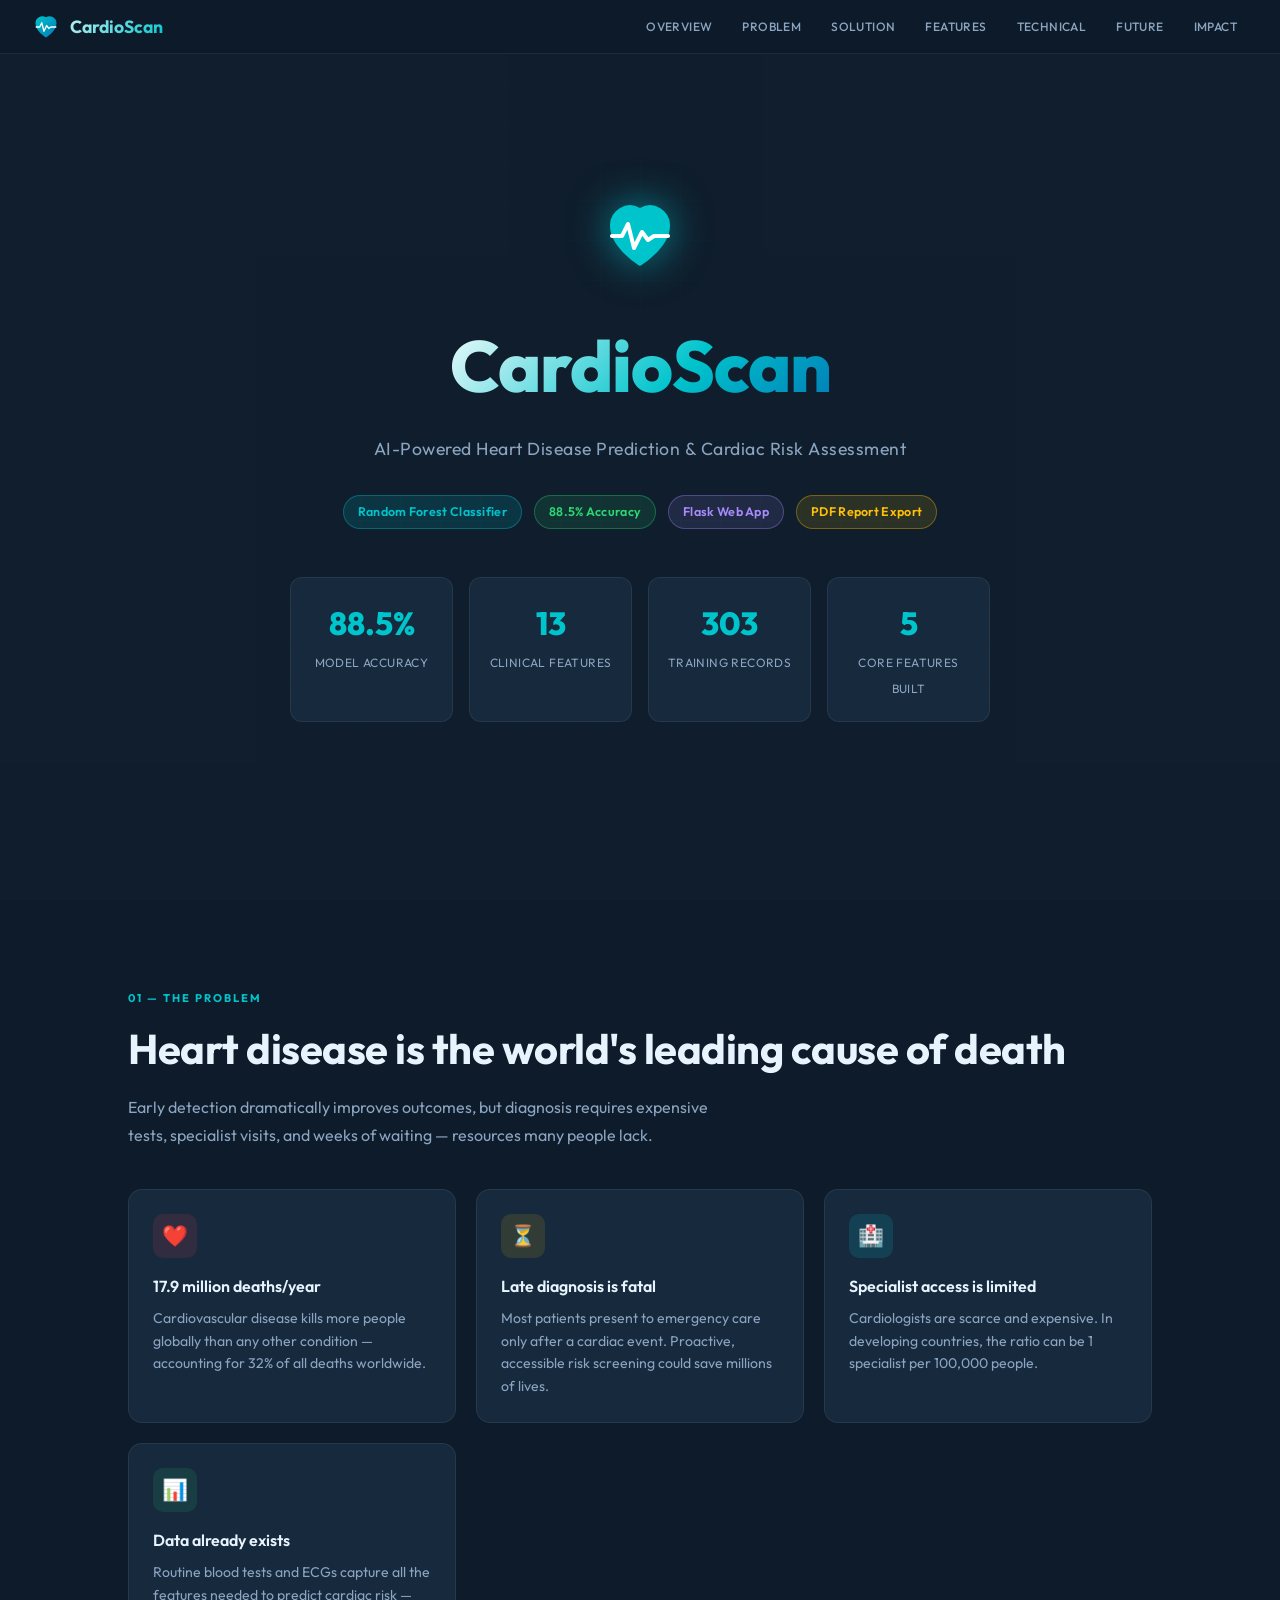
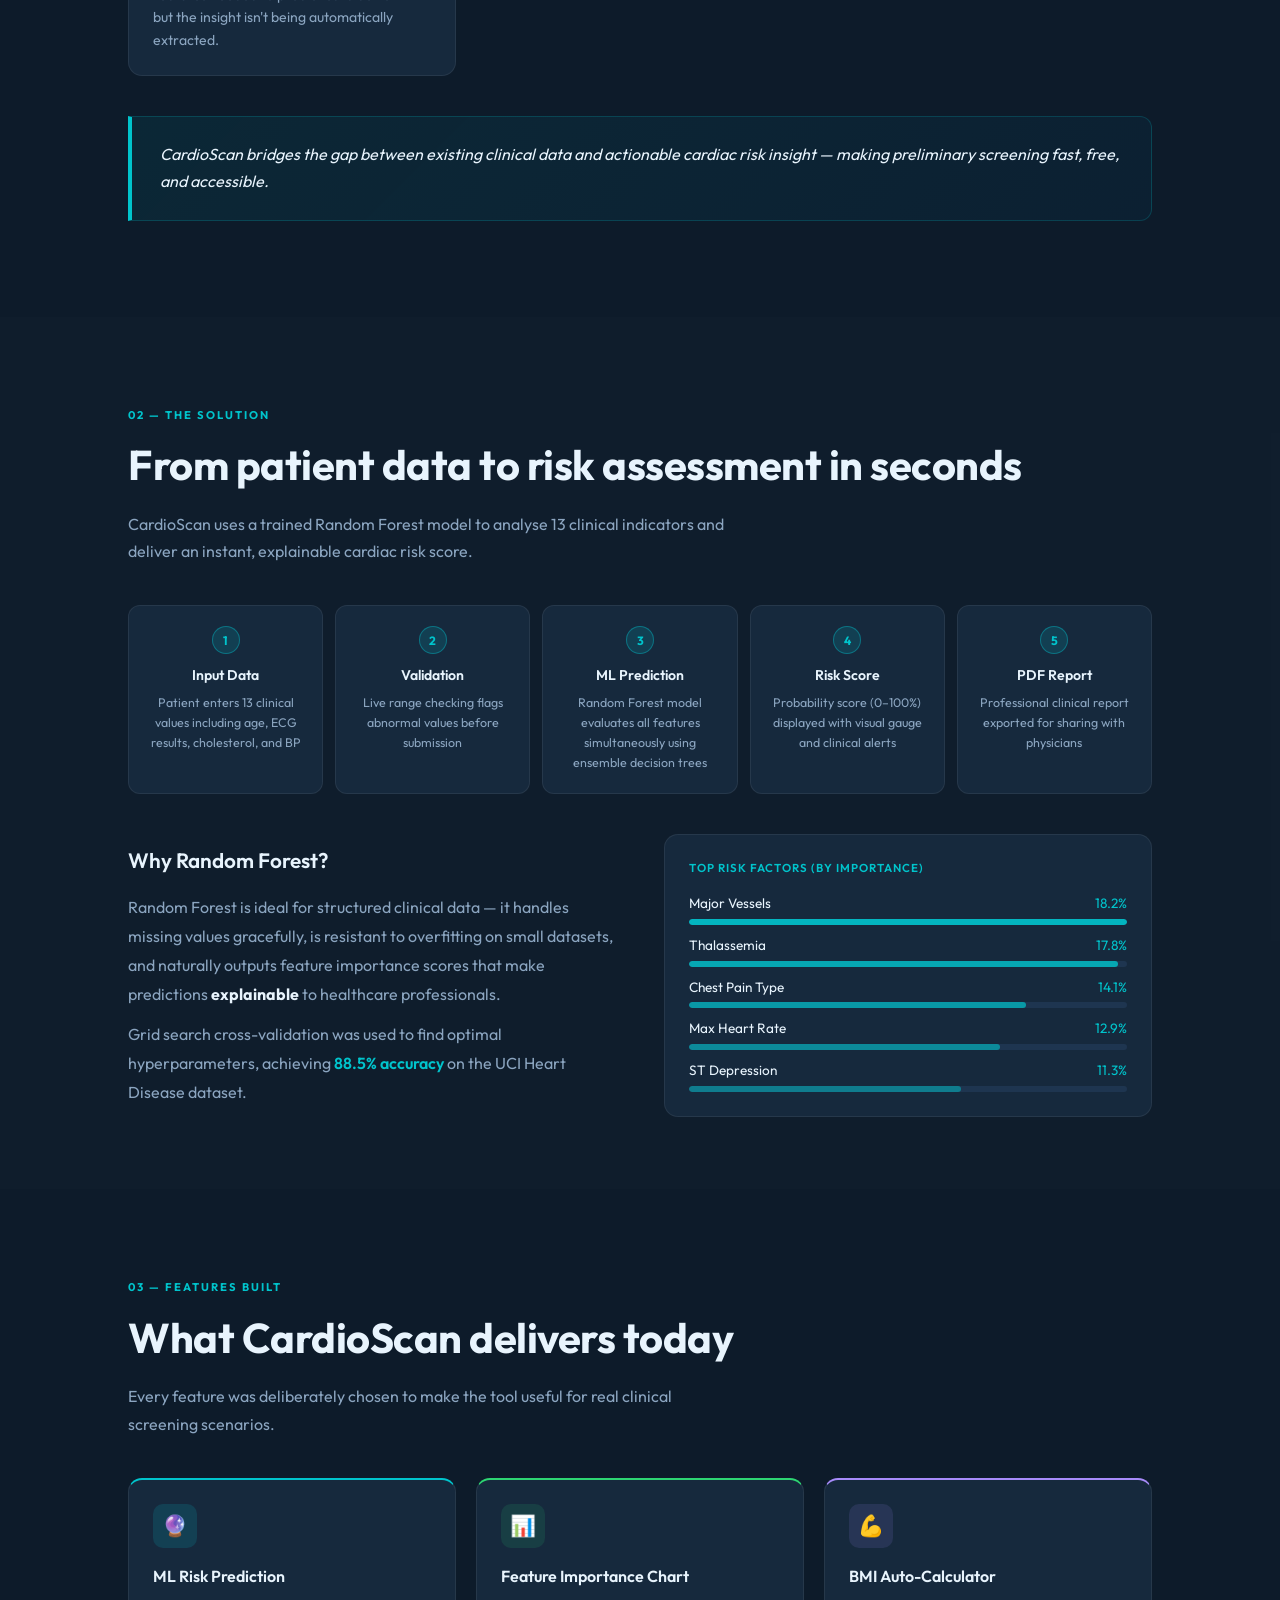
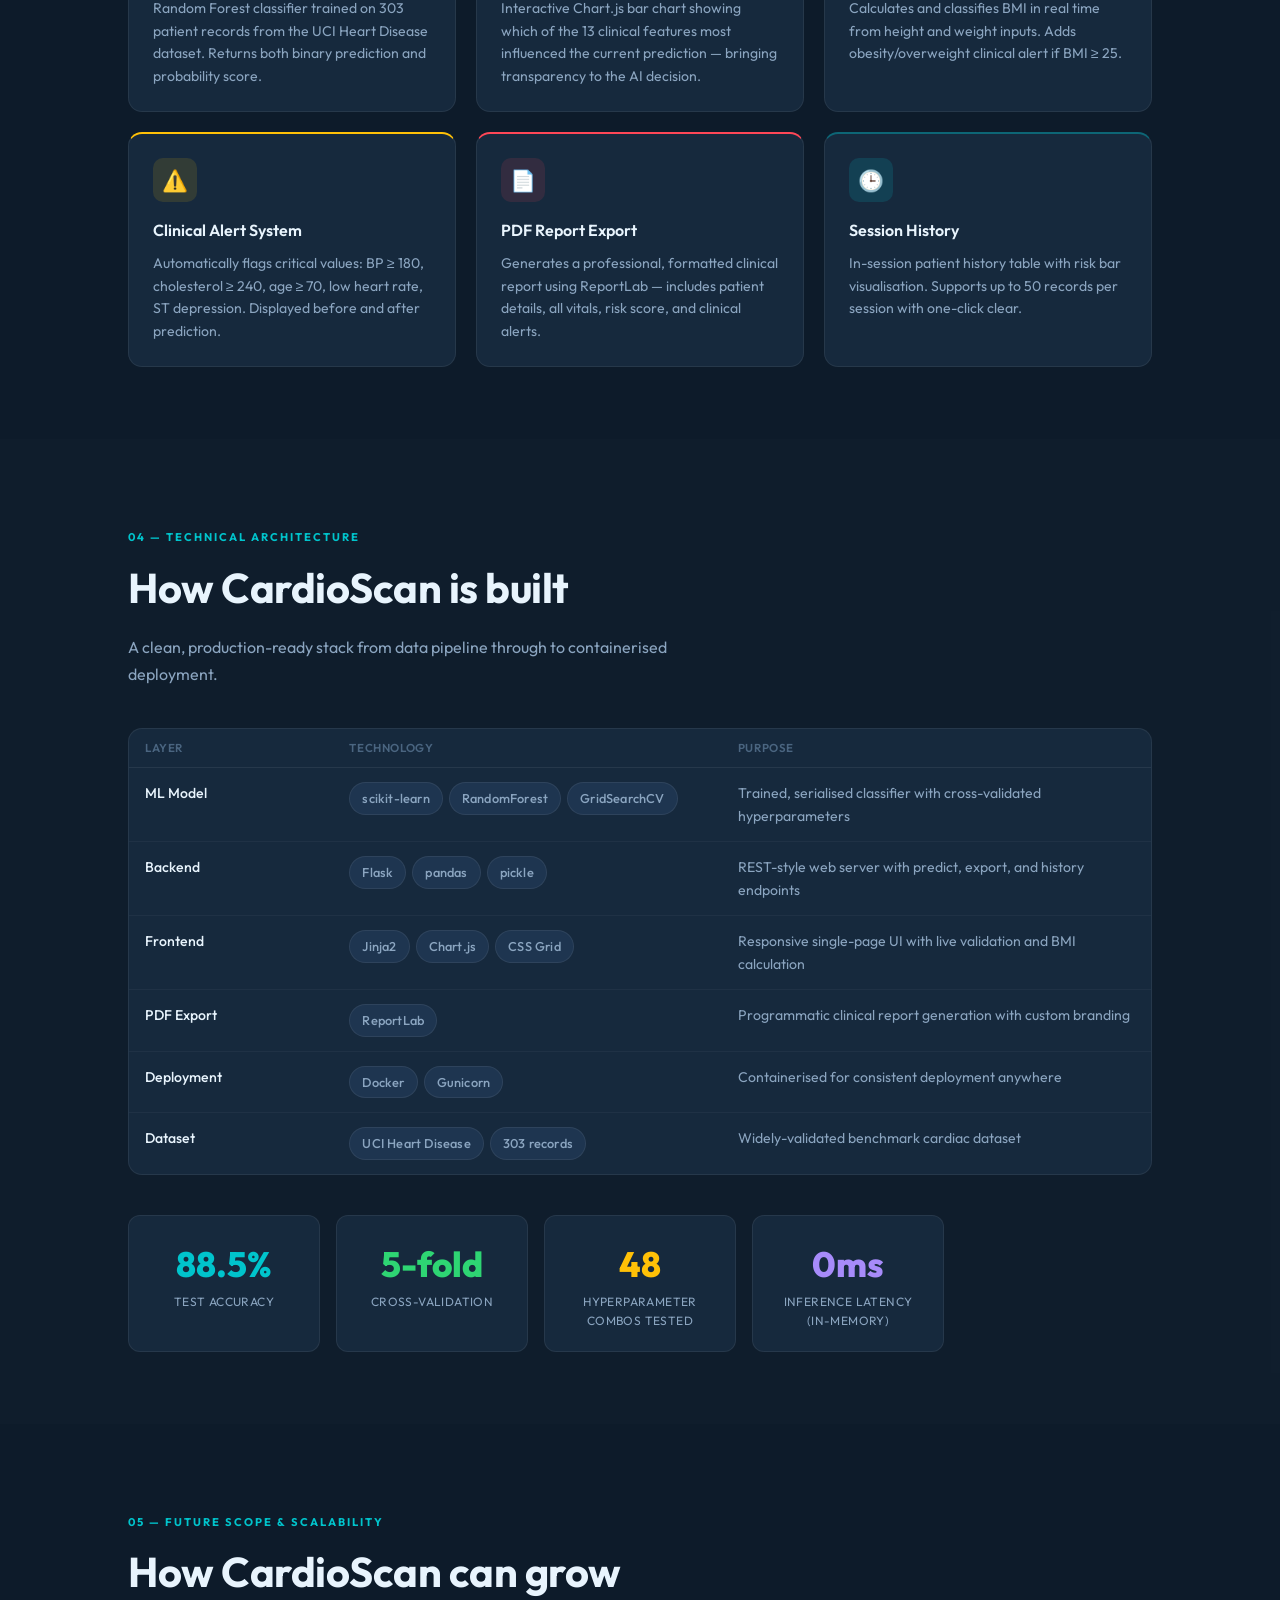
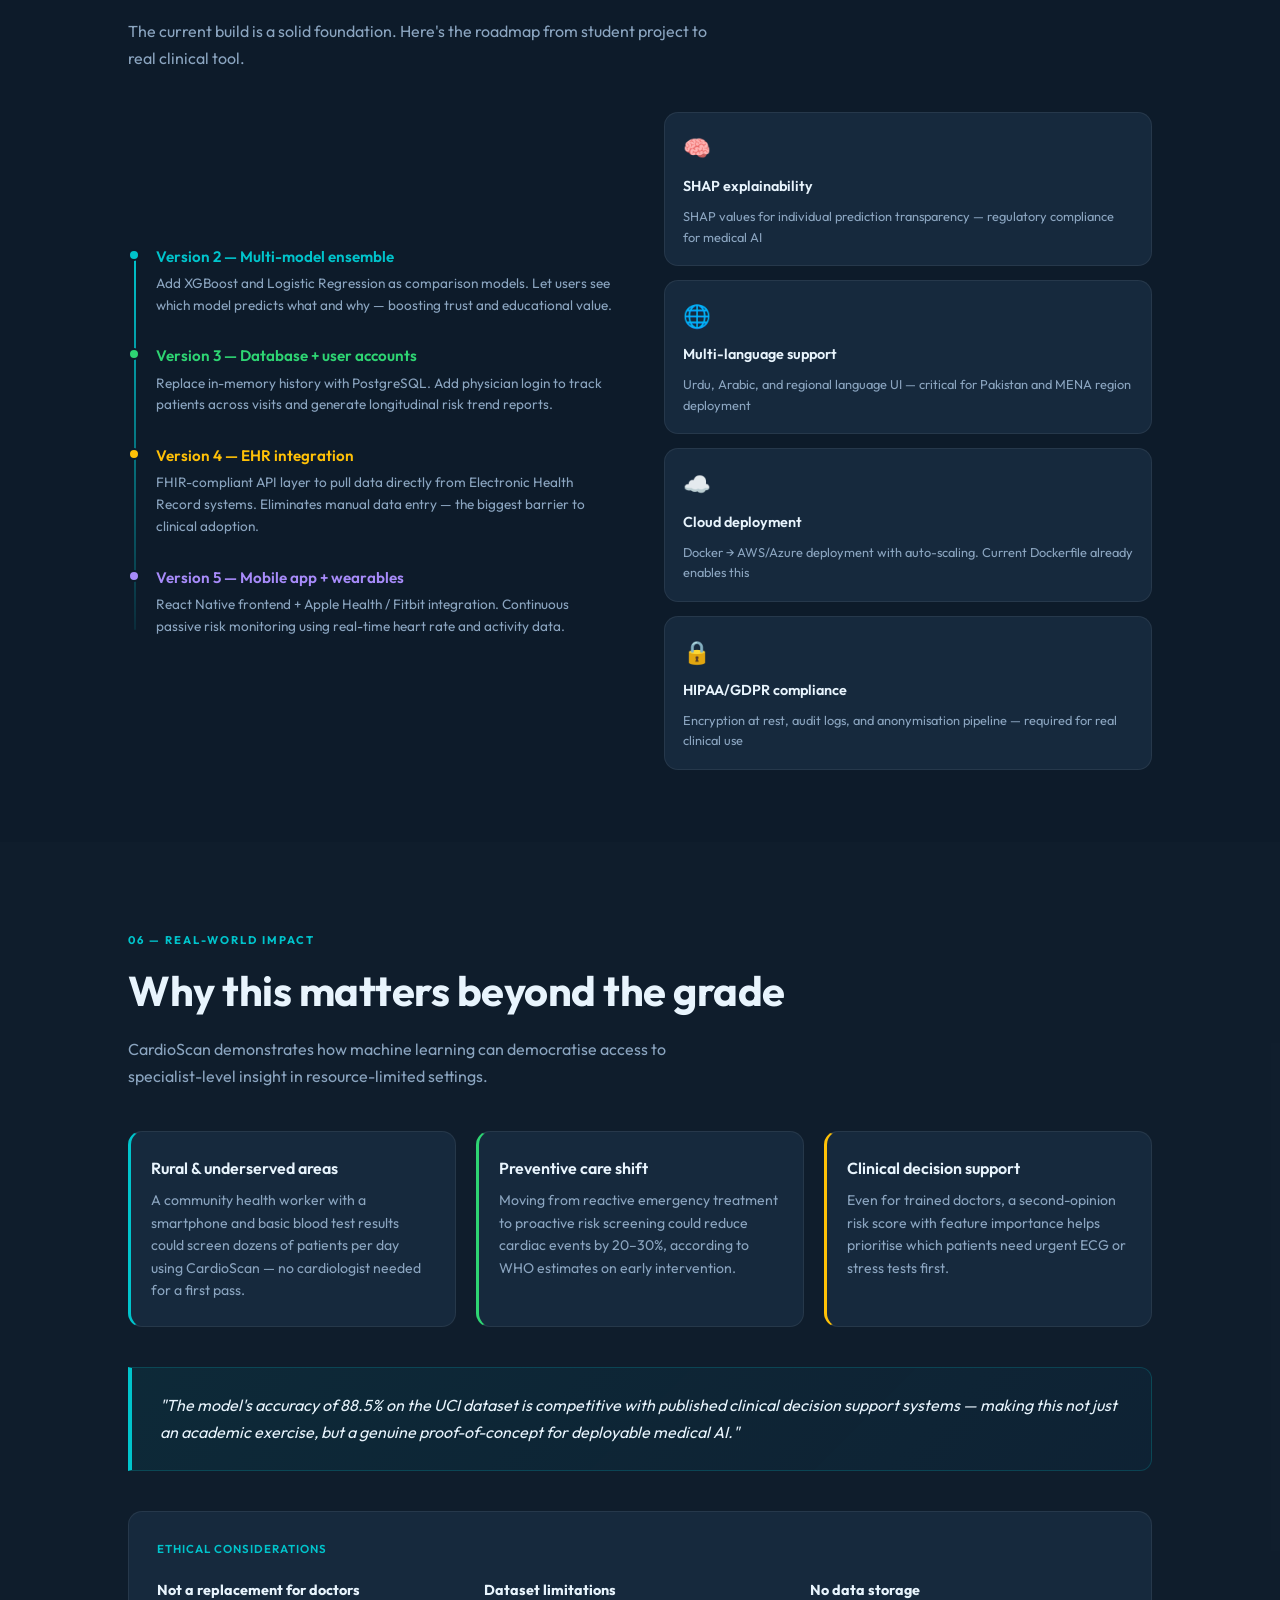
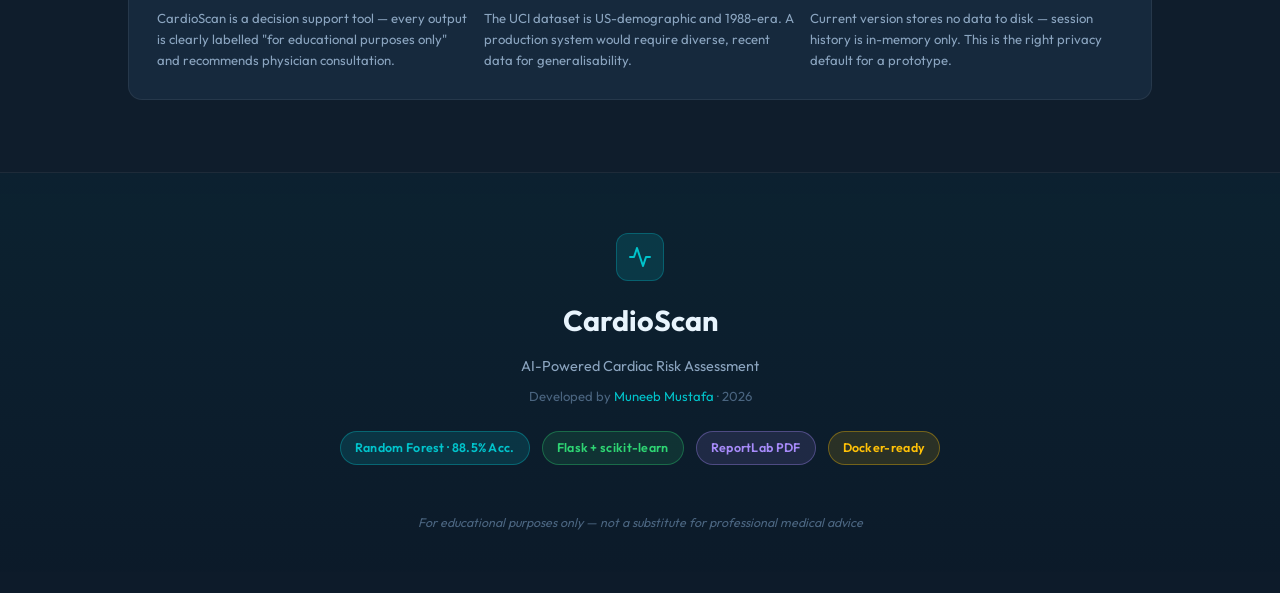
<file: presentation.html>
<!DOCTYPE html>
<html lang="en">
<head>
<meta charset="UTF-8">
<meta name="viewport" content="width=device-width, initial-scale=1.0">
<title>CardioScan — Project Report</title>
<style>
  @import url('https://fonts.googleapis.com/css2?family=Outfit:wght@300;400;500;600;700;800&family=DM+Serif+Display&display=swap');

  *, *::before, *::after { box-sizing: border-box; margin: 0; padding: 0; }

  :root {
    --navy:      #0d1b2a;
    --navy-mid:  #112236;
    --navy-card: #16293d;
    --navy-lt:   #1e3550;
    --teal:      #00c4cc;
    --teal-dim:  rgba(0,196,204,0.15);
    --red:       #ff4757;
    --green:     #2ed573;
    --yellow:    #ffc107;
    --purple:    #a78bfa;
    --text-pri:  #e8f4fd;
    --text-sec:  #8ba5c0;
    --text-dim:  #4a6580;
    --border:    rgba(255,255,255,0.07);
  }

  html { scroll-behavior: smooth; }

  body {
    font-family: 'Outfit', sans-serif;
    background: var(--navy);
    color: var(--text-pri);
    line-height: 1.6;
    -webkit-font-smoothing: antialiased;
  }

  body::before {
    content: '';
    position: fixed;
    inset: 0;
    background-image:
      linear-gradient(rgba(0,196,204,0.02) 1px, transparent 1px),
      linear-gradient(90deg, rgba(0,196,204,0.02) 1px, transparent 1px);
    background-size: 40px 40px;
    pointer-events: none;
    z-index: 0;
  }

  /* NAV */
  nav {
    position: fixed;
    top: 0; left: 0; right: 0;
    z-index: 100;
    background: rgba(13,27,42,0.95);
    backdrop-filter: blur(12px);
    border-bottom: 1px solid var(--border);
    padding: 12px 32px;
    display: flex;
    align-items: center;
    justify-content: space-between;
    gap: 16px;
  }

  .nav-brand {
    display: flex; align-items: center; gap: 10px;
    font-size: 1.1rem; font-weight: 700;
    background: linear-gradient(135deg,#fff 0%,#00c4cc 100%);
    -webkit-background-clip: text; -webkit-text-fill-color: transparent; background-clip: text;
    white-space: nowrap;
  }

  .nav-brand svg { width: 28px; height: 28px; flex-shrink: 0; }

  .nav-links { display: flex; gap: 8px; flex-wrap: wrap; }

  .nav-links a {
    font-size: 0.75rem; font-weight: 500;
    color: var(--text-sec); text-decoration: none;
    padding: 4px 10px; border-radius: 20px;
    border: 1px solid transparent;
    transition: all 0.2s;
    text-transform: uppercase; letter-spacing: 0.4px;
  }
  .nav-links a:hover { color: var(--teal); border-color: var(--teal-dim); }

  /* SECTIONS — no more min-height: 100vh causing giant blank gaps */
  section {
    position: relative; z-index: 1;
    padding: 90px 10% 72px;
  }

  /* Hero keeps full-height treatment */
  section.hero {
    min-height: 100vh;
    display: flex;
    flex-direction: column;
    justify-content: center;
    align-items: center;
    text-align: center;
    background: linear-gradient(180deg, rgba(0,196,204,0.04) 0%, transparent 100%);
  }

  section:nth-child(even) { background: rgba(255,255,255,0.012); }

  /* HERO */
  .hero-icon svg {
    width: 80px; height: 80px;
    filter: drop-shadow(0 0 20px rgba(0,196,204,0.6));
    margin-bottom: 24px;
  }

  .hero h1 {
    font-size: clamp(2.5rem, 6vw, 4.5rem);
    font-weight: 800; letter-spacing: -1px;
    background: linear-gradient(135deg, #ffffff 0%, #00c4cc 60%, #0077b6 100%);
    -webkit-background-clip: text; -webkit-text-fill-color: transparent; background-clip: text;
    margin-bottom: 12px;
  }

  .hero-tagline {
    font-size: 1.1rem; color: var(--text-sec);
    margin-bottom: 32px; letter-spacing: 0.5px;
  }

  .hero-badges { display: flex; gap: 12px; justify-content: center; flex-wrap: wrap; margin-bottom: 48px; }

  .badge {
    font-size: 0.78rem; font-weight: 600;
    padding: 6px 14px; border-radius: 20px;
    letter-spacing: 0.3px;
    white-space: nowrap;
  }

  .badge-teal   { background: var(--teal-dim); border: 1px solid rgba(0,196,204,0.35); color: var(--teal); }
  .badge-green  { background: rgba(46,213,115,0.12); border: 1px solid rgba(46,213,115,0.35); color: var(--green); }
  .badge-purple { background: rgba(167,139,250,0.12); border: 1px solid rgba(167,139,250,0.35); color: var(--purple); }
  .badge-yellow { background: rgba(255,193,7,0.12); border: 1px solid rgba(255,193,7,0.35); color: var(--yellow); }

  .hero-meta {
    display: grid; grid-template-columns: repeat(auto-fit, minmax(140px, 1fr));
    gap: 16px; max-width: 700px; width: 100%;
  }

  .meta-card {
    background: var(--navy-card);
    border: 1px solid var(--border);
    border-radius: 12px;
    padding: 20px 16px;
    text-align: center;
  }

  .meta-card .num   { font-size: 2rem; font-weight: 800; color: var(--teal); display: block; }
  .meta-card .label { font-size: 0.75rem; color: var(--text-sec); text-transform: uppercase; letter-spacing: 0.4px; }

  /* SECTION HEADERS */
  .sec-label {
    font-size: 0.7rem; font-weight: 700;
    text-transform: uppercase; letter-spacing: 2px;
    color: var(--teal); margin-bottom: 8px;
  }

  .sec-title {
    font-size: clamp(1.8rem, 4vw, 2.6rem);
    font-weight: 700; letter-spacing: -0.5px;
    margin-bottom: 12px;
  }

  .sec-desc {
    font-size: 1rem; color: var(--text-sec);
    max-width: 600px; margin-bottom: 40px;
    line-height: 1.7;
  }

  /* CARDS GRID */
  .cards { display: grid; grid-template-columns: repeat(auto-fill, minmax(280px, 1fr)); gap: 20px; }

  .card {
    background: var(--navy-card);
    border: 1px solid var(--border);
    border-radius: 14px;
    padding: 24px;
    transition: border-color 0.2s, transform 0.2s;
  }

  .card:hover { border-color: rgba(0,196,204,0.25); transform: translateY(-2px); }

  .card-icon {
    width: 44px; height: 44px;
    border-radius: 10px;
    display: flex; align-items: center; justify-content: center;
    margin-bottom: 16px;
    font-size: 1.3rem;
  }

  .icon-teal   { background: var(--teal-dim); }
  .icon-green  { background: rgba(46,213,115,0.12); }
  .icon-purple { background: rgba(167,139,250,0.12); }
  .icon-yellow { background: rgba(255,193,7,0.12); }
  .icon-red    { background: rgba(255,71,87,0.12); }

  .card h3 { font-size: 1rem; font-weight: 600; margin-bottom: 8px; }
  .card p  { font-size: 0.88rem; color: var(--text-sec); line-height: 1.6; }

  /* FLOW */
  .flow {
    display: flex;
    gap: 12px;
    align-items: stretch;
    flex-wrap: wrap;
    margin-top: 8px;
  }

  .flow-step {
    flex: 1;
    min-width: 130px;
    background: var(--navy-card);
    border: 1px solid var(--border);
    border-radius: 12px;
    padding: 20px 16px;
    text-align: center;
  }

  .flow-num {
    width: 28px; height: 28px; border-radius: 50%;
    background: var(--teal-dim); border: 1px solid rgba(0,196,204,0.4);
    color: var(--teal); font-size: 0.75rem; font-weight: 700;
    display: flex; align-items: center; justify-content: center;
    margin: 0 auto 10px;
  }

  .flow-step h4 { font-size: 0.88rem; font-weight: 600; margin-bottom: 6px; }
  .flow-step p  { font-size: 0.78rem; color: var(--text-sec); }

  /* TWO-COL */
  .two-col { display: grid; grid-template-columns: 1fr 1fr; gap: 48px; align-items: center; }

  .two-col.reverse .col-text   { order: 2; }
  .two-col.reverse .col-visual { order: 1; }

  @media (max-width: 768px) {
    .two-col { grid-template-columns: 1fr; }
    .two-col.reverse .col-text,
    .two-col.reverse .col-visual { order: unset; }
    .flow { flex-direction: column; }
    section { padding: 80px 6% 60px; }
  }

  /* TECH STACK chips */
  .tech-grid { display: flex; flex-wrap: wrap; gap: 10px; }

  .tech-chip {
    font-size: 0.8rem; font-weight: 500;
    padding: 5px 12px; border-radius: 20px;
    background: var(--navy-lt);
    border: 1px solid var(--border);
    color: var(--text-sec);
    letter-spacing: 0.2px;
    white-space: nowrap;
    display: inline-block;
  }

  /* ── TECH TABLE FIX ──────────────────────────────────────────────
     The key change: td cells that hold chips use a flex chip-wrap div
     so chips never overflow or overlap each other.
  ─────────────────────────────────────────────────────────────────── */
  .feat-table { width: 100%; border-collapse: collapse; table-layout: fixed; }

  .feat-table th {
    text-align: left; font-size: 0.72rem; font-weight: 600;
    color: var(--text-dim); text-transform: uppercase; letter-spacing: 0.6px;
    padding: 10px 16px; border-bottom: 1px solid var(--border);
  }

  /* Fixed column widths so chips column has room */
  .feat-table th:nth-child(1),
  .feat-table td:nth-child(1) { width: 20%; }
  .feat-table th:nth-child(2),
  .feat-table td:nth-child(2) { width: 38%; }
  .feat-table th:nth-child(3),
  .feat-table td:nth-child(3) { width: 42%; }

  .feat-table td {
    padding: 14px 16px; font-size: 0.88rem; color: var(--text-sec);
    border-bottom: 1px solid rgba(255,255,255,0.04);
    vertical-align: top;
  }

  /* Chips container inside td */
  .chip-wrap {
    display: flex;
    flex-wrap: wrap;
    gap: 6px;
    align-items: flex-start;
  }

  .feat-table tr:last-child td { border-bottom: none; }
  .feat-table tr:hover td { background: rgba(255,255,255,0.02); }

  .status-done   { color: var(--green); font-weight: 600; }
  .status-next   { color: var(--teal); font-weight: 600; }
  .status-future { color: var(--text-dim); }

  /* RISK VISUAL */
  .risk-demo {
    background: var(--navy-card);
    border: 1px solid var(--border);
    border-radius: 14px; padding: 28px;
    text-align: center;
  }

  .gauge-wrap { position: relative; width: 140px; height: 140px; margin: 0 auto 12px; }
  .gauge-wrap svg { width: 100%; height: 100%; }
  .gauge-inner {
    position: absolute; inset: 0;
    display: flex; flex-direction: column;
    align-items: center; justify-content: center;
  }
  .gauge-num { font-size: 2rem; font-weight: 800; color: var(--red); }
  .gauge-sub { font-size: 0.7rem; color: var(--text-sec); }

  /* METRICS */
  .metrics { display: grid; grid-template-columns: repeat(auto-fill, minmax(160px, 1fr)); gap: 16px; }
  .metric-box {
    background: var(--navy-card);
    border: 1px solid var(--border);
    border-radius: 12px; padding: 20px;
    text-align: center;
  }
  .metric-box .big   { font-size: 2.2rem; font-weight: 800; }
  .metric-box .small { font-size: 0.75rem; color: var(--text-sec); text-transform: uppercase; letter-spacing: 0.4px; }
  .color-teal   { color: var(--teal); }
  .color-green  { color: var(--green); }
  .color-yellow { color: var(--yellow); }
  .color-purple { color: var(--purple); }

  /* TIMELINE */
  .timeline { position: relative; padding-left: 28px; display: flex; flex-direction: column; gap: 28px; }
  .timeline::before {
    content: '';
    position: absolute; left: 6px; top: 8px; bottom: 8px;
    width: 2px; background: linear-gradient(180deg, var(--teal), rgba(0,196,204,0.1));
    border-radius: 1px;
  }
  .tl-item   { position: relative; }
  .tl-dot    {
    position: absolute; left: -28px; top: 4px;
    width: 12px; height: 12px; border-radius: 50%;
    background: var(--teal); border: 2px solid var(--navy);
  }
  .tl-title  { font-size: 0.95rem; font-weight: 600; margin-bottom: 4px; }
  .tl-desc   { font-size: 0.85rem; color: var(--text-sec); }

  /* QUOTE */
  .quote-box {
    background: linear-gradient(135deg, rgba(0,196,204,0.08) 0%, rgba(0,119,182,0.06) 100%);
    border: 1px solid rgba(0,196,204,0.2);
    border-left: 4px solid var(--teal);
    border-radius: 0 12px 12px 0;
    padding: 24px 28px;
    font-size: 1rem; color: var(--text-pri);
    line-height: 1.7; font-style: italic;
    margin: 24px 0;
  }

  /* FOOTER */
  footer {
    position: relative; z-index: 1;
    background: linear-gradient(180deg, rgba(0,196,204,0.04) 0%, transparent 100%);
    border-top: 1px solid var(--border);
    padding: 60px 10%;
    text-align: center;
  }

  footer h2 { font-size: 1.8rem; font-weight: 700; margin-bottom: 12px; }
  footer p  { color: var(--text-sec); font-size: 0.9rem; }
  footer a  { color: var(--teal); text-decoration: none; }

  /* PRINT */
  @media print {
    nav { display: none; }
    section { page-break-after: always; }
    body::before { display: none; }
  }
</style>
</head>
<body>

<!-- NAV -->
<nav>
  <div class="nav-brand">
    <svg viewBox="0 0 40 40" fill="none">
      <path d="M20 35s-15-9-15-20a10 10 0 0 1 15-9A10 10 0 0 1 35 15c0 11-15 20-15 20z" fill="url(#ng)"/>
      <polyline points="6,20 11,20 14,14 17,26 21,18 24,22 27,20 34,20" stroke="white" stroke-width="2" stroke-linecap="round" stroke-linejoin="round" fill="none"/>
      <defs><linearGradient id="ng" x1="5" y1="6" x2="35" y2="35" gradientUnits="userSpaceOnUse"><stop stop-color="#00c4cc"/><stop offset="1" stop-color="#0077b6"/></linearGradient></defs>
    </svg>
    CardioScan
  </div>
  <div class="nav-links">
    <a href="#overview">Overview</a>
    <a href="#problem">Problem</a>
    <a href="#solution">Solution</a>
    <a href="#features">Features</a>
    <a href="#technical">Technical</a>
    <a href="#future">Future</a>
    <a href="#impact">Impact</a>
  </div>
</nav>


<!-- HERO -->
<section class="hero" id="overview">
  <div class="hero-icon">
    <svg viewBox="0 0 40 40" fill="none">
      <path d="M20 35s-15-9-15-20a10 10 0 0 1 15-9A10 10 0 0 1 35 15c0 11-15 20-15 20z" fill="url(#hg)"/>
      <polyline points="6,20 11,20 14,14 17,26 21,18 24,22 27,20 34,20" stroke="white" stroke-width="2" stroke-linecap="round" stroke-linejoin="round" fill="none"/>
      <defs><linearGradient id="hg" x1="5" y1="6" x2="35" y2="35"><stop stop-color="#00c4cc"/><stop offset="1" stop-color="#0077b6"/></linearGradient></defs>
    </svg>
  </div>
  <h1>CardioScan</h1>
  <p class="hero-tagline">AI-Powered Heart Disease Prediction &amp; Cardiac Risk Assessment</p>
  <div class="hero-badges">
    <span class="badge badge-teal">Random Forest Classifier</span>
    <span class="badge badge-green">88.5% Accuracy</span>
    <span class="badge badge-purple">Flask Web App</span>
    <span class="badge badge-yellow">PDF Report Export</span>
  </div>
  <div class="hero-meta">
    <div class="meta-card">
      <span class="num">88.5%</span>
      <span class="label">Model Accuracy</span>
    </div>
    <div class="meta-card">
      <span class="num">13</span>
      <span class="label">Clinical Features</span>
    </div>
    <div class="meta-card">
      <span class="num">303</span>
      <span class="label">Training Records</span>
    </div>
    <div class="meta-card">
      <span class="num">5</span>
      <span class="label">Core Features Built</span>
    </div>
  </div>
</section>


<!-- PROBLEM -->
<section id="problem">
  <p class="sec-label">01 — The Problem</p>
  <h2 class="sec-title">Heart disease is the world's leading cause of death</h2>
  <p class="sec-desc">Early detection dramatically improves outcomes, but diagnosis requires expensive tests, specialist visits, and weeks of waiting — resources many people lack.</p>

  <div class="cards">
    <div class="card">
      <div class="card-icon icon-red">❤️</div>
      <h3>17.9 million deaths/year</h3>
      <p>Cardiovascular disease kills more people globally than any other condition — accounting for 32% of all deaths worldwide.</p>
    </div>
    <div class="card">
      <div class="card-icon icon-yellow">⏳</div>
      <h3>Late diagnosis is fatal</h3>
      <p>Most patients present to emergency care only after a cardiac event. Proactive, accessible risk screening could save millions of lives.</p>
    </div>
    <div class="card">
      <div class="card-icon icon-teal">🏥</div>
      <h3>Specialist access is limited</h3>
      <p>Cardiologists are scarce and expensive. In developing countries, the ratio can be 1 specialist per 100,000 people.</p>
    </div>
    <div class="card">
      <div class="card-icon icon-green">📊</div>
      <h3>Data already exists</h3>
      <p>Routine blood tests and ECGs capture all the features needed to predict cardiac risk — but the insight isn't being automatically extracted.</p>
    </div>
  </div>

  <div class="quote-box" style="margin-top:40px;">
    CardioScan bridges the gap between existing clinical data and actionable cardiac risk insight — making preliminary screening fast, free, and accessible.
  </div>
</section>


<!-- SOLUTION -->
<section id="solution">
  <p class="sec-label">02 — The Solution</p>
  <h2 class="sec-title">From patient data to risk assessment in seconds</h2>
  <p class="sec-desc">CardioScan uses a trained Random Forest model to analyse 13 clinical indicators and deliver an instant, explainable cardiac risk score.</p>

  <div class="flow">
    <div class="flow-step">
      <div class="flow-num">1</div>
      <h4>Input Data</h4>
      <p>Patient enters 13 clinical values including age, ECG results, cholesterol, and BP</p>
    </div>
    <div class="flow-step">
      <div class="flow-num">2</div>
      <h4>Validation</h4>
      <p>Live range checking flags abnormal values before submission</p>
    </div>
    <div class="flow-step">
      <div class="flow-num">3</div>
      <h4>ML Prediction</h4>
      <p>Random Forest model evaluates all features simultaneously using ensemble decision trees</p>
    </div>
    <div class="flow-step">
      <div class="flow-num">4</div>
      <h4>Risk Score</h4>
      <p>Probability score (0–100%) displayed with visual gauge and clinical alerts</p>
    </div>
    <div class="flow-step">
      <div class="flow-num">5</div>
      <h4>PDF Report</h4>
      <p>Professional clinical report exported for sharing with physicians</p>
    </div>
  </div>

  <div style="margin-top:40px;" class="two-col">
    <div class="col-text">
      <h3 style="font-size:1.3rem; margin-bottom:16px; font-weight:600;">Why Random Forest?</h3>
      <p style="color:var(--text-sec); line-height:1.8; margin-bottom:12px;">
        Random Forest is ideal for structured clinical data — it handles missing values gracefully, is resistant to overfitting on small datasets, and naturally outputs feature importance scores that make predictions <strong style="color:var(--text-pri);">explainable</strong> to healthcare professionals.
      </p>
      <p style="color:var(--text-sec); line-height:1.8;">
        Grid search cross-validation was used to find optimal hyperparameters, achieving <span style="color:var(--teal); font-weight:600;">88.5% accuracy</span> on the UCI Heart Disease dataset.
      </p>
    </div>
    <div class="col-visual">
      <div style="background:var(--navy-card); border:1px solid var(--border); border-radius:14px; padding:24px;">
        <p style="font-size:0.72rem; text-transform:uppercase; letter-spacing:1px; color:var(--teal); margin-bottom:16px; font-weight:600;">Top risk factors (by importance)</p>
        <div style="display:flex;flex-direction:column;gap:10px;">
          <div>
            <div style="display:flex;justify-content:space-between;margin-bottom:4px;">
              <span style="font-size:0.85rem;">Major Vessels</span>
              <span style="font-size:0.85rem;color:var(--teal);">18.2%</span>
            </div>
            <div style="height:6px;background:var(--navy-lt);border-radius:3px;overflow:hidden;">
              <div style="width:100%;height:100%;background:var(--teal);border-radius:3px;opacity:0.9;"></div>
            </div>
          </div>
          <div>
            <div style="display:flex;justify-content:space-between;margin-bottom:4px;">
              <span style="font-size:0.85rem;">Thalassemia</span>
              <span style="font-size:0.85rem;color:var(--teal);">17.8%</span>
            </div>
            <div style="height:6px;background:var(--navy-lt);border-radius:3px;overflow:hidden;">
              <div style="width:98%;height:100%;background:var(--teal);border-radius:3px;opacity:0.8;"></div>
            </div>
          </div>
          <div>
            <div style="display:flex;justify-content:space-between;margin-bottom:4px;">
              <span style="font-size:0.85rem;">Chest Pain Type</span>
              <span style="font-size:0.85rem;color:var(--teal);">14.1%</span>
            </div>
            <div style="height:6px;background:var(--navy-lt);border-radius:3px;overflow:hidden;">
              <div style="width:77%;height:100%;background:var(--teal);border-radius:3px;opacity:0.7;"></div>
            </div>
          </div>
          <div>
            <div style="display:flex;justify-content:space-between;margin-bottom:4px;">
              <span style="font-size:0.85rem;">Max Heart Rate</span>
              <span style="font-size:0.85rem;color:var(--teal);">12.9%</span>
            </div>
            <div style="height:6px;background:var(--navy-lt);border-radius:3px;overflow:hidden;">
              <div style="width:71%;height:100%;background:var(--teal);border-radius:3px;opacity:0.6;"></div>
            </div>
          </div>
          <div>
            <div style="display:flex;justify-content:space-between;margin-bottom:4px;">
              <span style="font-size:0.85rem;">ST Depression</span>
              <span style="font-size:0.85rem;color:var(--teal);">11.3%</span>
            </div>
            <div style="height:6px;background:var(--navy-lt);border-radius:3px;overflow:hidden;">
              <div style="width:62%;height:100%;background:var(--teal);border-radius:3px;opacity:0.5;"></div>
            </div>
          </div>
        </div>
      </div>
    </div>
  </div>
</section>


<!-- FEATURES -->
<section id="features">
  <p class="sec-label">03 — Features Built</p>
  <h2 class="sec-title">What CardioScan delivers today</h2>
  <p class="sec-desc">Every feature was deliberately chosen to make the tool useful for real clinical screening scenarios.</p>

  <div class="cards">
    <div class="card" style="border-top:2px solid var(--teal);">
      <div class="card-icon icon-teal">🔮</div>
      <h3>ML Risk Prediction</h3>
      <p>Random Forest classifier trained on 303 patient records from the UCI Heart Disease dataset. Returns both binary prediction and probability score.</p>
    </div>
    <div class="card" style="border-top:2px solid var(--green);">
      <div class="card-icon icon-green">📊</div>
      <h3>Feature Importance Chart</h3>
      <p>Interactive Chart.js bar chart showing which of the 13 clinical features most influenced the current prediction — bringing transparency to the AI decision.</p>
    </div>
    <div class="card" style="border-top:2px solid var(--purple);">
      <div class="card-icon icon-purple">💪</div>
      <h3>BMI Auto-Calculator</h3>
      <p>Calculates and classifies BMI in real time from height and weight inputs. Adds obesity/overweight clinical alert if BMI ≥ 25.</p>
    </div>
    <div class="card" style="border-top:2px solid var(--yellow);">
      <div class="card-icon icon-yellow">⚠️</div>
      <h3>Clinical Alert System</h3>
      <p>Automatically flags critical values: BP ≥ 180, cholesterol ≥ 240, age ≥ 70, low heart rate, ST depression. Displayed before and after prediction.</p>
    </div>
    <div class="card" style="border-top:2px solid #ff4757;">
      <div class="card-icon icon-red">📄</div>
      <h3>PDF Report Export</h3>
      <p>Generates a professional, formatted clinical report using ReportLab — includes patient details, all vitals, risk score, and clinical alerts.</p>
    </div>
    <div class="card" style="border-top:2px solid rgba(0,196,204,0.4);">
      <div class="card-icon icon-teal">🕒</div>
      <h3>Session History</h3>
      <p>In-session patient history table with risk bar visualisation. Supports up to 50 records per session with one-click clear.</p>
    </div>
  </div>
</section>


<!-- TECHNICAL -->
<section id="technical">
  <p class="sec-label">04 — Technical Architecture</p>
  <h2 class="sec-title">How CardioScan is built</h2>
  <p class="sec-desc">A clean, production-ready stack from data pipeline through to containerised deployment.</p>

  <div style="margin-bottom:40px;">
    <div style="background:var(--navy-card); border:1px solid var(--border); border-radius:14px; overflow:hidden;">
      <table class="feat-table">
        <thead>
          <tr>
            <th>Layer</th>
            <th>Technology</th>
            <th>Purpose</th>
          </tr>
        </thead>
        <tbody>
          <tr>
            <td style="color:var(--text-pri); font-weight:500;">ML Model</td>
            <td>
              <!-- chip-wrap ensures chips wrap onto next line instead of overflowing -->
              <div class="chip-wrap">
                <span class="tech-chip">scikit-learn</span>
                <span class="tech-chip">RandomForest</span>
                <span class="tech-chip">GridSearchCV</span>
              </div>
            </td>
            <td>Trained, serialised classifier with cross-validated hyperparameters</td>
          </tr>
          <tr>
            <td style="color:var(--text-pri); font-weight:500;">Backend</td>
            <td>
              <div class="chip-wrap">
                <span class="tech-chip">Flask</span>
                <span class="tech-chip">pandas</span>
                <span class="tech-chip">pickle</span>
              </div>
            </td>
            <td>REST-style web server with predict, export, and history endpoints</td>
          </tr>
          <tr>
            <td style="color:var(--text-pri); font-weight:500;">Frontend</td>
            <td>
              <div class="chip-wrap">
                <span class="tech-chip">Jinja2</span>
                <span class="tech-chip">Chart.js</span>
                <span class="tech-chip">CSS Grid</span>
              </div>
            </td>
            <td>Responsive single-page UI with live validation and BMI calculation</td>
          </tr>
          <tr>
            <td style="color:var(--text-pri); font-weight:500;">PDF Export</td>
            <td>
              <div class="chip-wrap">
                <span class="tech-chip">ReportLab</span>
              </div>
            </td>
            <td>Programmatic clinical report generation with custom branding</td>
          </tr>
          <tr>
            <td style="color:var(--text-pri); font-weight:500;">Deployment</td>
            <td>
              <div class="chip-wrap">
                <span class="tech-chip">Docker</span>
                <span class="tech-chip">Gunicorn</span>
              </div>
            </td>
            <td>Containerised for consistent deployment anywhere</td>
          </tr>
          <tr>
            <td style="color:var(--text-pri); font-weight:500;">Dataset</td>
            <td>
              <div class="chip-wrap">
                <span class="tech-chip">UCI Heart Disease</span>
                <span class="tech-chip">303 records</span>
              </div>
            </td>
            <td>Widely-validated benchmark cardiac dataset</td>
          </tr>
        </tbody>
      </table>
    </div>
  </div>

  <div class="metrics">
    <div class="metric-box">
      <div class="big color-teal">88.5%</div>
      <div class="small">Test accuracy</div>
    </div>
    <div class="metric-box">
      <div class="big color-green">5-fold</div>
      <div class="small">Cross-validation</div>
    </div>
    <div class="metric-box">
      <div class="big color-yellow">48</div>
      <div class="small">Hyperparameter combos tested</div>
    </div>
    <div class="metric-box">
      <div class="big color-purple">0ms</div>
      <div class="small">Inference latency (in-memory)</div>
    </div>
  </div>
</section>


<!-- FUTURE SCALABILITY -->
<section id="future">
  <p class="sec-label">05 — Future Scope &amp; Scalability</p>
  <h2 class="sec-title">How CardioScan can grow</h2>
  <p class="sec-desc">The current build is a solid foundation. Here's the roadmap from student project to real clinical tool.</p>

  <div class="two-col">
    <div class="col-text">
      <div class="timeline">
        <div class="tl-item">
          <div class="tl-dot"></div>
          <p class="tl-title" style="color:var(--teal);">Version 2 — Multi-model ensemble</p>
          <p class="tl-desc">Add XGBoost and Logistic Regression as comparison models. Let users see which model predicts what and why — boosting trust and educational value.</p>
        </div>
        <div class="tl-item">
          <div class="tl-dot" style="background:var(--green);"></div>
          <p class="tl-title" style="color:var(--green);">Version 3 — Database + user accounts</p>
          <p class="tl-desc">Replace in-memory history with PostgreSQL. Add physician login to track patients across visits and generate longitudinal risk trend reports.</p>
        </div>
        <div class="tl-item">
          <div class="tl-dot" style="background:var(--yellow);"></div>
          <p class="tl-title" style="color:var(--yellow);">Version 4 — EHR integration</p>
          <p class="tl-desc">FHIR-compliant API layer to pull data directly from Electronic Health Record systems. Eliminates manual data entry — the biggest barrier to clinical adoption.</p>
        </div>
        <div class="tl-item">
          <div class="tl-dot" style="background:var(--purple);"></div>
          <p class="tl-title" style="color:var(--purple);">Version 5 — Mobile app + wearables</p>
          <p class="tl-desc">React Native frontend + Apple Health / Fitbit integration. Continuous passive risk monitoring using real-time heart rate and activity data.</p>
        </div>
      </div>
    </div>
    <div class="col-visual">
      <div class="cards" style="gap:14px;">
        <div class="card" style="padding:18px;">
          <div style="font-size:1.4rem; margin-bottom:8px;">🧠</div>
          <h3 style="font-size:0.9rem;">SHAP explainability</h3>
          <p style="font-size:0.8rem;">SHAP values for individual prediction transparency — regulatory compliance for medical AI</p>
        </div>
        <div class="card" style="padding:18px;">
          <div style="font-size:1.4rem; margin-bottom:8px;">🌐</div>
          <h3 style="font-size:0.9rem;">Multi-language support</h3>
          <p style="font-size:0.8rem;">Urdu, Arabic, and regional language UI — critical for Pakistan and MENA region deployment</p>
        </div>
        <div class="card" style="padding:18px;">
          <div style="font-size:1.4rem; margin-bottom:8px;">☁️</div>
          <h3 style="font-size:0.9rem;">Cloud deployment</h3>
          <p style="font-size:0.8rem;">Docker → AWS/Azure deployment with auto-scaling. Current Dockerfile already enables this</p>
        </div>
        <div class="card" style="padding:18px;">
          <div style="font-size:1.4rem; margin-bottom:8px;">🔒</div>
          <h3 style="font-size:0.9rem;">HIPAA/GDPR compliance</h3>
          <p style="font-size:0.8rem;">Encryption at rest, audit logs, and anonymisation pipeline — required for real clinical use</p>
        </div>
      </div>
    </div>
  </div>
</section>


<!-- IMPACT -->
<section id="impact">
  <p class="sec-label">06 — Real-World Impact</p>
  <h2 class="sec-title">Why this matters beyond the grade</h2>
  <p class="sec-desc">CardioScan demonstrates how machine learning can democratise access to specialist-level insight in resource-limited settings.</p>

  <div class="cards" style="margin-bottom:40px;">
    <div class="card" style="border-left:3px solid var(--teal); padding-left:20px;">
      <h3>Rural &amp; underserved areas</h3>
      <p>A community health worker with a smartphone and basic blood test results could screen dozens of patients per day using CardioScan — no cardiologist needed for a first pass.</p>
    </div>
    <div class="card" style="border-left:3px solid var(--green); padding-left:20px;">
      <h3>Preventive care shift</h3>
      <p>Moving from reactive emergency treatment to proactive risk screening could reduce cardiac events by 20–30%, according to WHO estimates on early intervention.</p>
    </div>
    <div class="card" style="border-left:3px solid var(--yellow); padding-left:20px;">
      <h3>Clinical decision support</h3>
      <p>Even for trained doctors, a second-opinion risk score with feature importance helps prioritise which patients need urgent ECG or stress tests first.</p>
    </div>
  </div>

  <div class="quote-box">
    "The model's accuracy of 88.5% on the UCI dataset is competitive with published clinical decision support systems — making this not just an academic exercise, but a genuine proof-of-concept for deployable medical AI."
  </div>

  <div style="margin-top:40px; background:var(--navy-card); border:1px solid var(--border); border-radius:14px; padding:28px;">
    <p style="font-size:0.72rem; text-transform:uppercase; letter-spacing:1px; color:var(--teal); font-weight:600; margin-bottom:20px;">Ethical considerations</p>
    <div class="cards" style="gap:14px;">
      <div style="padding:0;">
        <h4 style="font-size:0.9rem; margin-bottom:6px; color:var(--text-pri);">Not a replacement for doctors</h4>
        <p style="font-size:0.82rem; color:var(--text-sec);">CardioScan is a decision support tool — every output is clearly labelled "for educational purposes only" and recommends physician consultation.</p>
      </div>
      <div style="padding:0;">
        <h4 style="font-size:0.9rem; margin-bottom:6px; color:var(--text-pri);">Dataset limitations</h4>
        <p style="font-size:0.82rem; color:var(--text-sec);">The UCI dataset is US-demographic and 1988-era. A production system would require diverse, recent data for generalisability.</p>
      </div>
      <div style="padding:0;">
        <h4 style="font-size:0.9rem; margin-bottom:6px; color:var(--text-pri);">No data storage</h4>
        <p style="font-size:0.82rem; color:var(--text-sec);">Current version stores no data to disk — session history is in-memory only. This is the right privacy default for a prototype.</p>
      </div>
    </div>
  </div>
</section>


<!-- FOOTER -->
<footer>
  <div style="width:48px;height:48px;background:var(--teal-dim);border:1px solid rgba(0,196,204,0.3);border-radius:12px;display:flex;align-items:center;justify-content:center;margin:0 auto 16px;">
    <svg viewBox="0 0 24 24" fill="none" width="24" height="24">
      <path d="M22 12h-4l-3 9L9 3l-3 9H2" stroke="#00c4cc" stroke-width="2" stroke-linecap="round" stroke-linejoin="round"/>
    </svg>
  </div>
  <h2>CardioScan</h2>
  <p style="margin-bottom:8px;">AI-Powered Cardiac Risk Assessment</p>
  <p style="margin-bottom:24px; font-size:0.82rem; color:var(--text-dim);">Developed by <a href="https://github.com/Muneeb-Mustafa">Muneeb Mustafa</a> · 2026</p>
  <div class="hero-badges" style="justify-content:center;">
    <span class="badge badge-teal">Random Forest · 88.5% Acc.</span>
    <span class="badge badge-green">Flask + scikit-learn</span>
    <span class="badge badge-purple">ReportLab PDF</span>
    <span class="badge badge-yellow">Docker-ready</span>
  </div>
  <p style="margin-top:32px; font-size:0.78rem; color:var(--text-dim); font-style:italic;">For educational purposes only — not a substitute for professional medical advice</p>
</footer>

</body>
</html>
</file>
